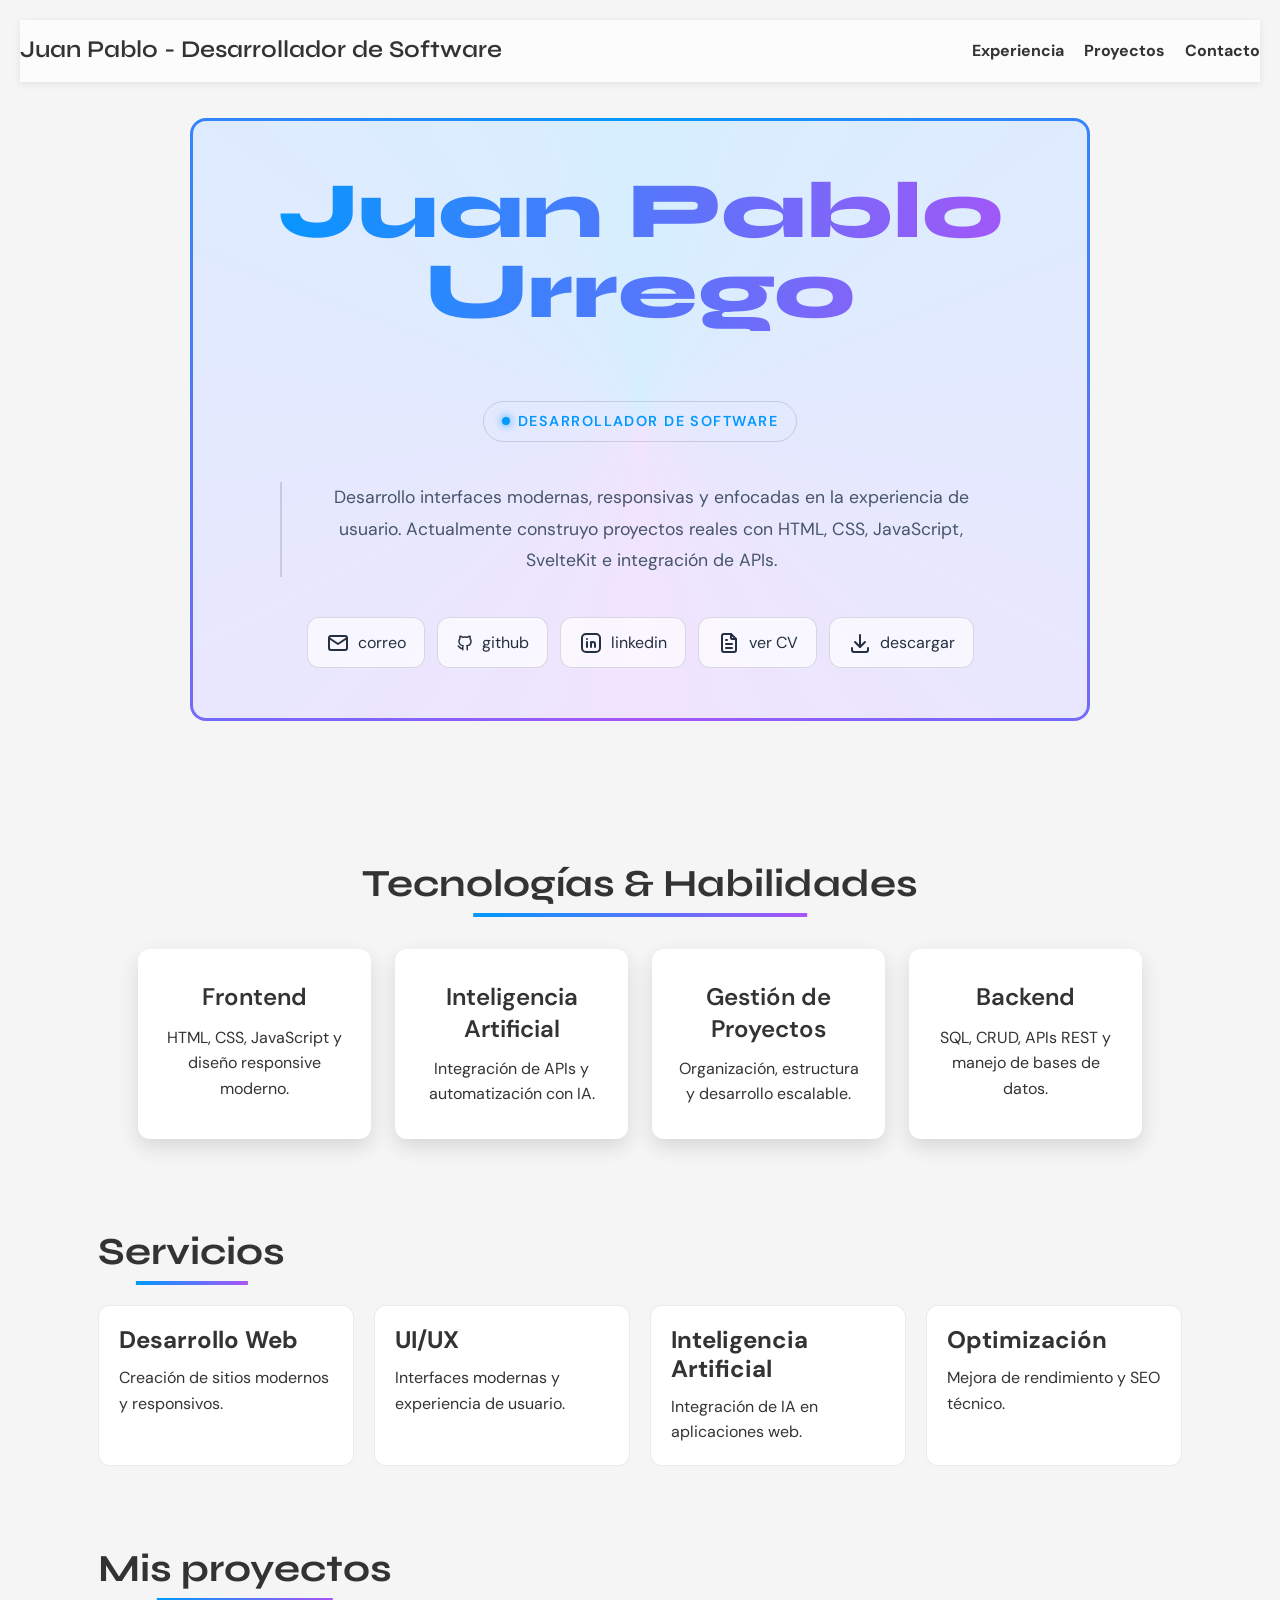
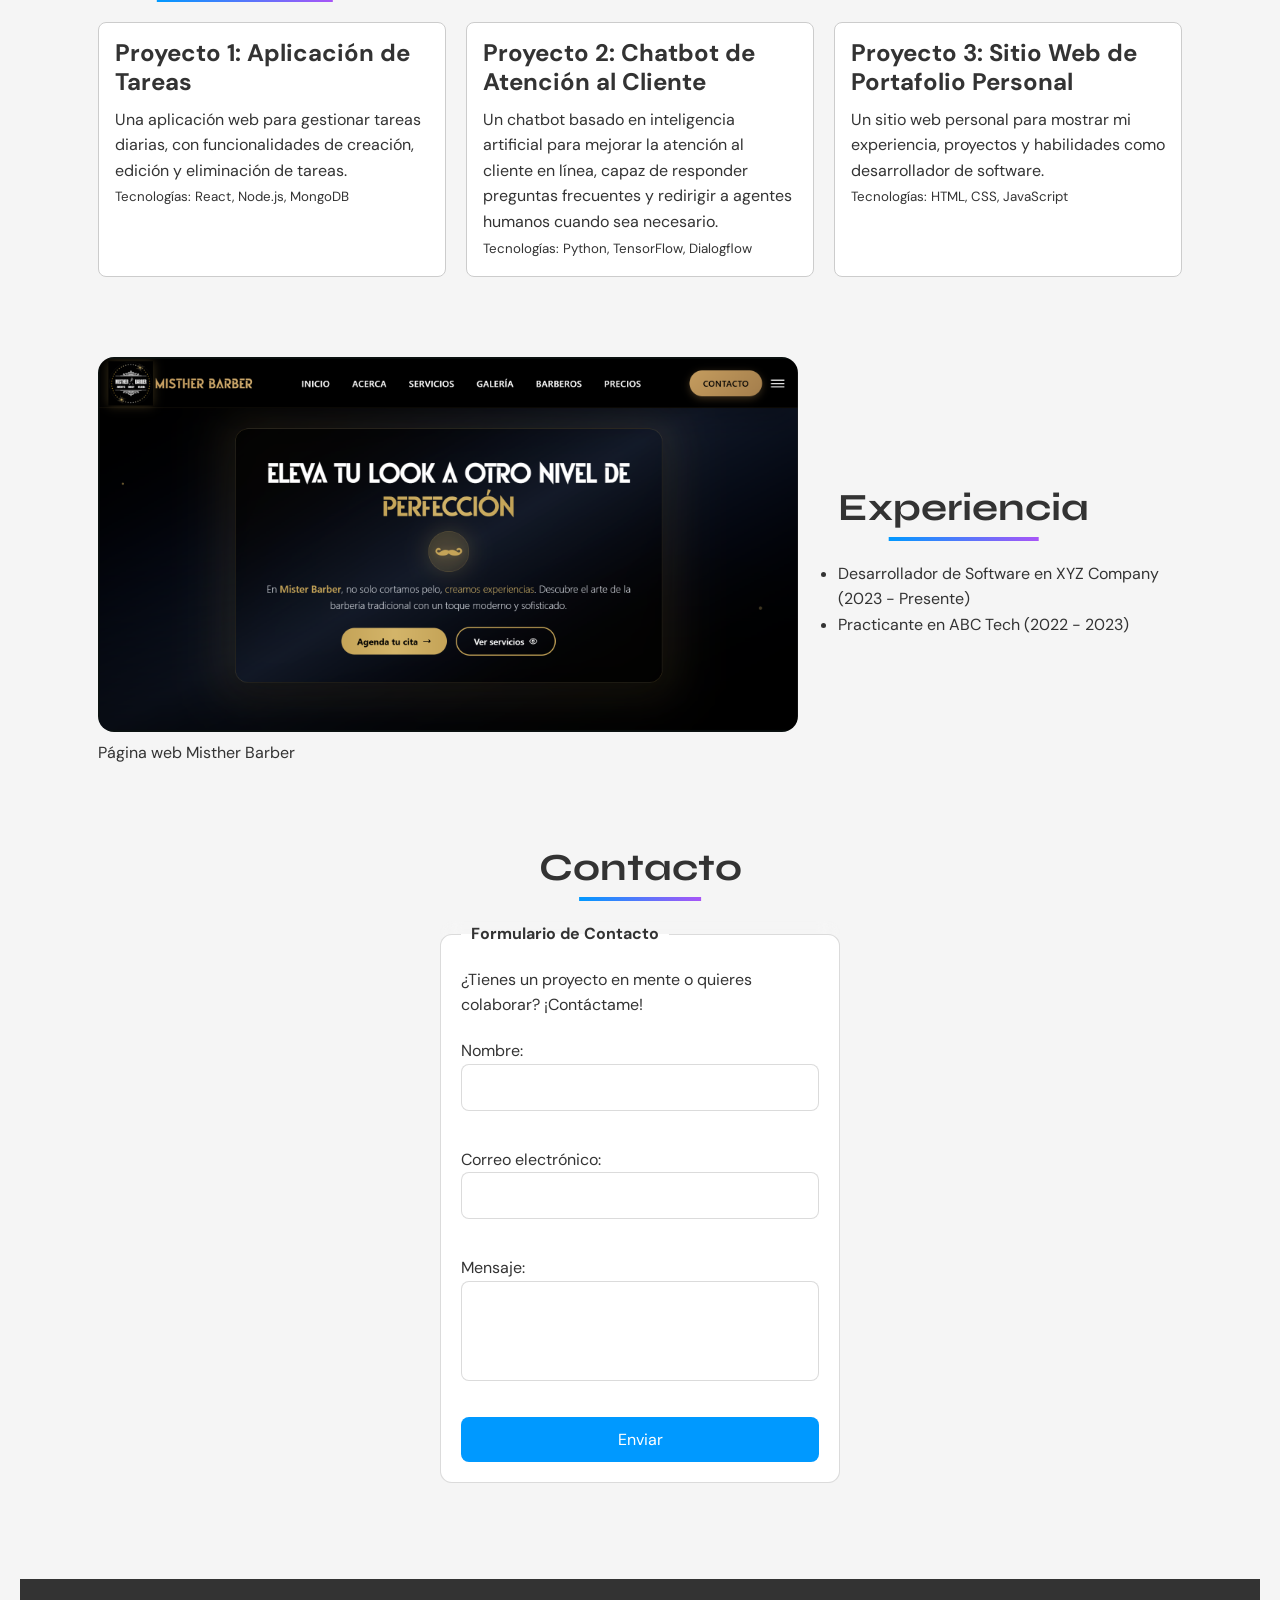
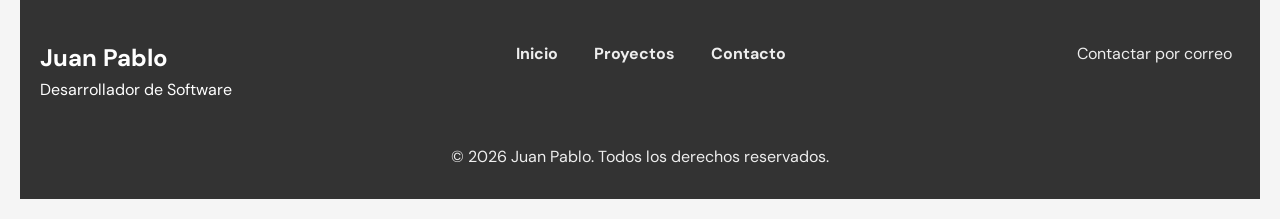
<file: index.html>
<!DOCTYPE html>
<html lang="es">
<head>
  <meta charset="UTF-8">
  <meta name="viewport" content="width=device-width, initial-scale=1.0">
  <meta name="description" content="Portafolio de Juan Pablo, desarrollador de software. Experiencia en desarrollo web, inteligencia artificial y proyectos innovadores.">
  <title>Juan Pablo - Desarrollador de Software</title>
  <meta name="robots" content="index, follow">
  <link rel="preconnect" href="https://fonts.googleapis.com">
  <link href="https://fonts.googleapis.com/css2?family=Syne:wght@600;800&family=DM+Sans:ital,opsz,wght@0,9..40,300;0,9..40,400&display=swap" rel="stylesheet">

  <link rel="stylesheet" href="estilos.css">

</head>

<body>

    <header class="header">
        <h1>Juan Pablo - Desarrollador de Software</h1>

        <button class="menu-toggle" aria-label="Abrir menú">
            <span class="hamburger"></span>
        </button>

        <nav class="nav" aria-label="navegación">
            <a href="#experiencia">Experiencia</a>
            <a href="#proyectos">Proyectos</a>
            <a href="#contacto">Contacto</a>
        </nav>
    </header>

    <main class="container">

        <section id="hero" class="hero">

            <div class="hero-content">
                <h2>Juan Pablo Urrego</h2>

                <p class="hero-role">Desarrollador de Software</p>

                <p class="hero-description">Desarrollo interfaces modernas, responsivas y enfocadas en la
                    experiencia de usuario. Actualmente construyo proyectos reales con
                    HTML, CSS, JavaScript, SvelteKit e integración de APIs.
                </p>

                <div class="hero-contact">

                    <a href="mailto:juanpurr1002@gmail.com" aria-label="Enviar correo">
                        <svg xmlns="http://www.w3.org/2000/svg"
                             width="24" 
                             height="24" 
                             viewBox="0 0 24 24" 
                             fill="none" 
                             stroke="currentColor" 
                             stroke-width="2" 
                             stroke-linecap="round" 
                             stroke-linejoin="round" 
                             class="icon icon-tabler icons-tabler-outline icon-tabler-mail">
                            <path stroke="none" d="M0 0h24v24H0z" fill="none" />
                            <path d="M3 7a2 2 0 0 1 2 -2h14a2 2 0 0 1 2 2v10a2 2 0 0 1 -2 2h-14a2 2 0 0 1 -2 -2v-10" />
                            <path d="M3 7l9 6l9 -6" />
                        </svg>
                        correo
                    </a>

                    <a href="https://github.com/juan888420" target="_blank" aria-label="Ver GitHub">
                          <svg xmlns="http://www.w3.org/2000/svg"
                            width="18"
                            height="18"
                            viewBox="0 0 24 24"
                            fill="none"
                            stroke="currentColor"
                            stroke-width="2"
                            stroke-linecap="round"
                            stroke-linejoin="round">
                            <path stroke="none" d="M0 0h24v24H0z" fill="none" />
                            <path d="M9 19c-4.3 1.4 -4.3 -2.5 -6 -3m12 5v-3.5c0 -1 .1 -1.4 -.5 -2c2.8 -.3 5.5 -1.4 5.5 -6a4.6 4.6 0 0 0 -1.3 -3.2a4.2 4.2 0 0 0 -.1 -3.2s-1.1 -.3 -3.5 1.3a12.3 12.3 0 0 0 -6.2 0c-2.4 -1.6 -3.5 -1.3 -3.5 -1.3a4.2 4.2 0 0 0 -.1 3.2a4.6 4.6 0 0 0 -1.3 3.2c0 4.6 2.7 5.7 5.5 6c-.6 .6 -.6 1.2 -.5 2v3.5" />
                        </svg>
                       github
                    </a>

                    <a href="https://www.linkedin.com/in/juan-pablo-urrego-50a6551b2" target="_blank" aria-label="Ver LinkedIn">
                        <svg xmlns="http://www.w3.org/2000/svg"
                            width="24"
                            height="24"
                            viewBox="0 0 24 24"
                            fill="none"
                            stroke="currentColor" 
                            stroke-width="2" 
                            stroke-linecap="round" 
                            stroke-linejoin="round" 
                            class="icon icon-tabler icons-tabler-outline icon-tabler-brand-linkedin">
                            <path stroke="none" d="M0 0h24v24H0z" fill="none" />
                            <path d="M8 11v5" />
                            <path d="M8 8v.01" />
                            <path d="M12 16v-5" />
                            <path d="M16 16v-3a2 2 0 1 0 -4 0" />
                            <path d="M3 7a4 4 0 0 1 4 -4h10a4 4 0 0 1 4 4v10a4 4 0 0 1 -4 4h-10a4 4 0 0 1 -4 -4l0 -10" />
                        </svg>
                    linkedin
                    </a>

                    <a href="cv/cvv_juanp.pdf" target="_blank" rel="noopener noreferrer" aria-label="Ver CV">
                        <svg xmlns="http://www.w3.org/2000/svg"
                            width="24"
                            height="24"
                            viewBox="0 0 24 24"
                            fill="none"
                            stroke="currentColor"
                            stroke-width="2"
                            stroke-linecap="round"
                            stroke-linejoin="round">
                            <path stroke="none" d="M0 0h24v24H0z" fill="none" />
                            <path d="M14 3v4a1 1 0 0 0 1 1h4" />
                            <path d="M17 21h-10a2 2 0 0 1 -2 -2v-14a2 2 0 0 1 2 -2h7l5 5v11a2 2 0 0 1 -2 2z" />
                            <path d="M9 9l1 0" />
                            <path d="M9 13l6 0" />
                            <path d="M9 17l6 0" />
                        </svg>
                        ver CV
                    </a>

                    <a href="cv/cvv_juanp.pdf" download aria-label="Descargar CV">
                        <svg xmlns="http://www.w3.org/2000/svg"
                            width="24"
                            height="24"
                            viewBox="0 0 24 24"
                            fill="none"
                            stroke="currentColor"
                            stroke-width="2"
                            stroke-linecap="round"
                            stroke-linejoin="round">
                            <path stroke="none" d="M0 0h24v24H0z" fill="none" />
                            <path d="M4 17v2a2 2 0 0 0 2 2h12a2 2 0 0 0 2 -2v-2" />
                            <path d="M7 11l5 5l5 -5" />
                            <path d="M12 4l0 12" />
                        </svg>
                        descargar
                    </a>
                </div>
            </div>

        </section>


        <section class="habilidades">

            <h2 class="section-title">Tecnologías & Habilidades</h2>

            <div class="grid-container">

                <article class="grid-card">
                <h3>Frontend</h3>
                <p>HTML, CSS, JavaScript y diseño responsive moderno.</p>
                </article>

                <article class="grid-card">
                <h3>Inteligencia Artificial</h3>
                <p>Integración de APIs y automatización con IA.</p>
                </article>

                <article class="grid-card">
                <h3>Gestión de Proyectos</h3>
                <p>Organización, estructura y desarrollo escalable.</p>
                </article>

                <article class="grid-card">
                <h3>Backend</h3>
                <p>SQL, CRUD, APIs REST y manejo de bases de datos.</p>
                </article>

            </div>

        </section>


        <section class="services">

            <h2 class="section-title">
                Servicios
            </h2>

            <div class="services-grid">

                <article class="service-card">
                    <h3>Desarrollo Web</h3>
                    <p>Creación de sitios modernos y responsivos.</p>
                </article>

                <article class="service-card">
                    <h3>UI/UX</h3>
                    <p>Interfaces modernas y experiencia de usuario.</p>
                </article>

                <article class="service-card">
                    <h3>Inteligencia Artificial</h3>
                    <p>Integración de IA en aplicaciones web.</p>
                </article>

                <article class="service-card">
                    <h3>Optimización</h3>
                    <p>Mejora de rendimiento y SEO técnico.</p>
                </article>

            </div>

        </section>


        <section id="proyectos">
            <h2 class="section-title">Mis proyectos</h2>
            <div class="proyectos">
                <article>
                    <header>
                        <h3>Proyecto 1: Aplicación de Tareas
                            <span class="ribbon">NEW</span>
                        </h3>
                    </header>
                    <p>Una aplicación web para gestionar tareas diarias, con funcionalidades de creación, edición y eliminación de tareas.</p>
                    <footer>
                        <small>Tecnologías: React, Node.js, MongoDB</small>
                    </footer>
                </article>

                <article>
                    <header>
                    <h3>Proyecto 2: Chatbot de Atención al Cliente</h3>
                    </header>
                    <p>Un chatbot basado en inteligencia artificial para mejorar la atención al cliente en línea, capaz de responder preguntas frecuentes y redirigir a agentes humanos cuando sea necesario.</p>
                    <footer>
                        <small>Tecnologías: Python, TensorFlow, Dialogflow</small>
                    </footer>
                </article>

                <article>
                    <header>
                    <h3>Proyecto 3: Sitio Web de Portafolio Personal</h3>
                    </header>
                    <p>Un sitio web personal para mostrar mi experiencia, proyectos y habilidades como desarrollador de software.</p>
                    <footer>
                        <small>Tecnologías: HTML, CSS, JavaScript</small>
                    </footer>
                </article>
            </div>
        </section>


        <section id="experiencia" class="experiencia">

            <figure>
                <img src="images/pagina_misther_barber.png" 
                alt="Desarrollador trabajando en proyectos de software"
                loading="lazy">
                <figcaption>Página web Misther Barber</figcaption>
            </figure>

            <div class="experiencia-content">
                <h2 class="section-title">Experiencia</h2>

                <ul>
                    <li>Desarrollador de Software en XYZ Company (2023 - Presente)</li>
                    <li>Practicante en ABC Tech (2022 - 2023)</li>
                </ul>
            
            </div>

        </section>


        <section id="contacto">
            <h2 class="section-title">Contacto</h2>
            <form action="/" method="post">
                <fieldset>
                    <legend>Formulario de Contacto</legend> 

                    <p>¿Tienes un proyecto en mente o quieres colaborar? ¡Contáctame!</p>

                    <div class="form-group">   
                        <label for="nombre">Nombre:</label>
                        <input type="text" id="nombre" name="nombre" required> 
                    </div>

                    <div class="form-group">
                        <label for="email">Correo electrónico:</label>
                        <input type="email" id="email" name="email" required>
                    </div>

                    <div class="form-group">
                        <label for="mensaje">Mensaje:</label>
                        <textarea id="mensaje" name="mensaje" required></textarea>
                    </div>

                    <button type="submit">Enviar</button>

                </fieldset>
            </form>
        </section>

    </main>


    <footer class="footer">

        <div class="footer-top">

            <div class="footer-brand">
                <h2>Juan Pablo</h2>
                <p>Desarrollador de Software</p>
            </div>

            <nav class="footer-nav" aria-label="footer navigation">
                <a href="#hero">Inicio</a>
                <a href="#proyectos">Proyectos</a>
                <a href="#contacto">Contacto</a>
            </nav>

            <div class="footer-contact">
                <a href="mailto:juanpurr1002@gmail.com">Contactar por correo</a>
            </div>

        </div>

        <div class="footer-bottom">
            <p>&copy; 2026 Juan Pablo. Todos los derechos reservados.</p>   
        </div>
 
    </footer>

    <script src="script.js"></script>


</body>
</html>
</file>
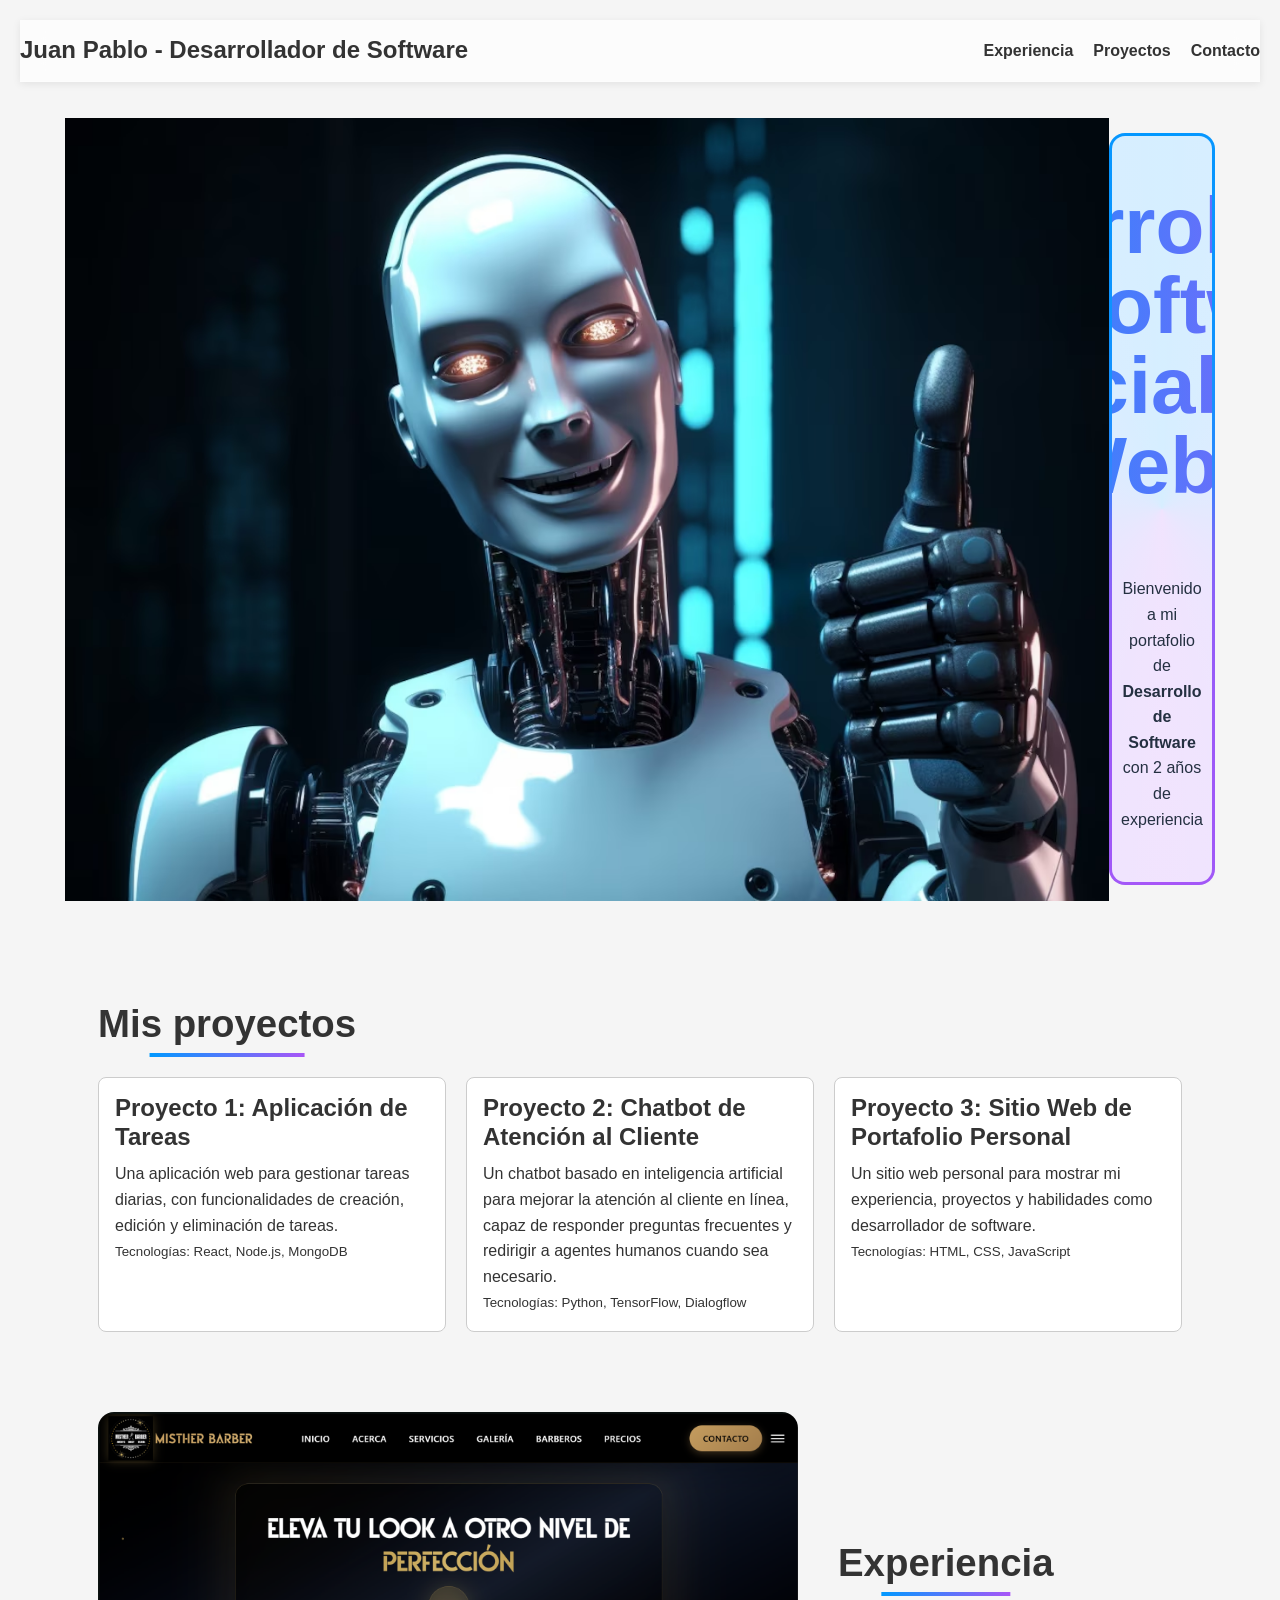
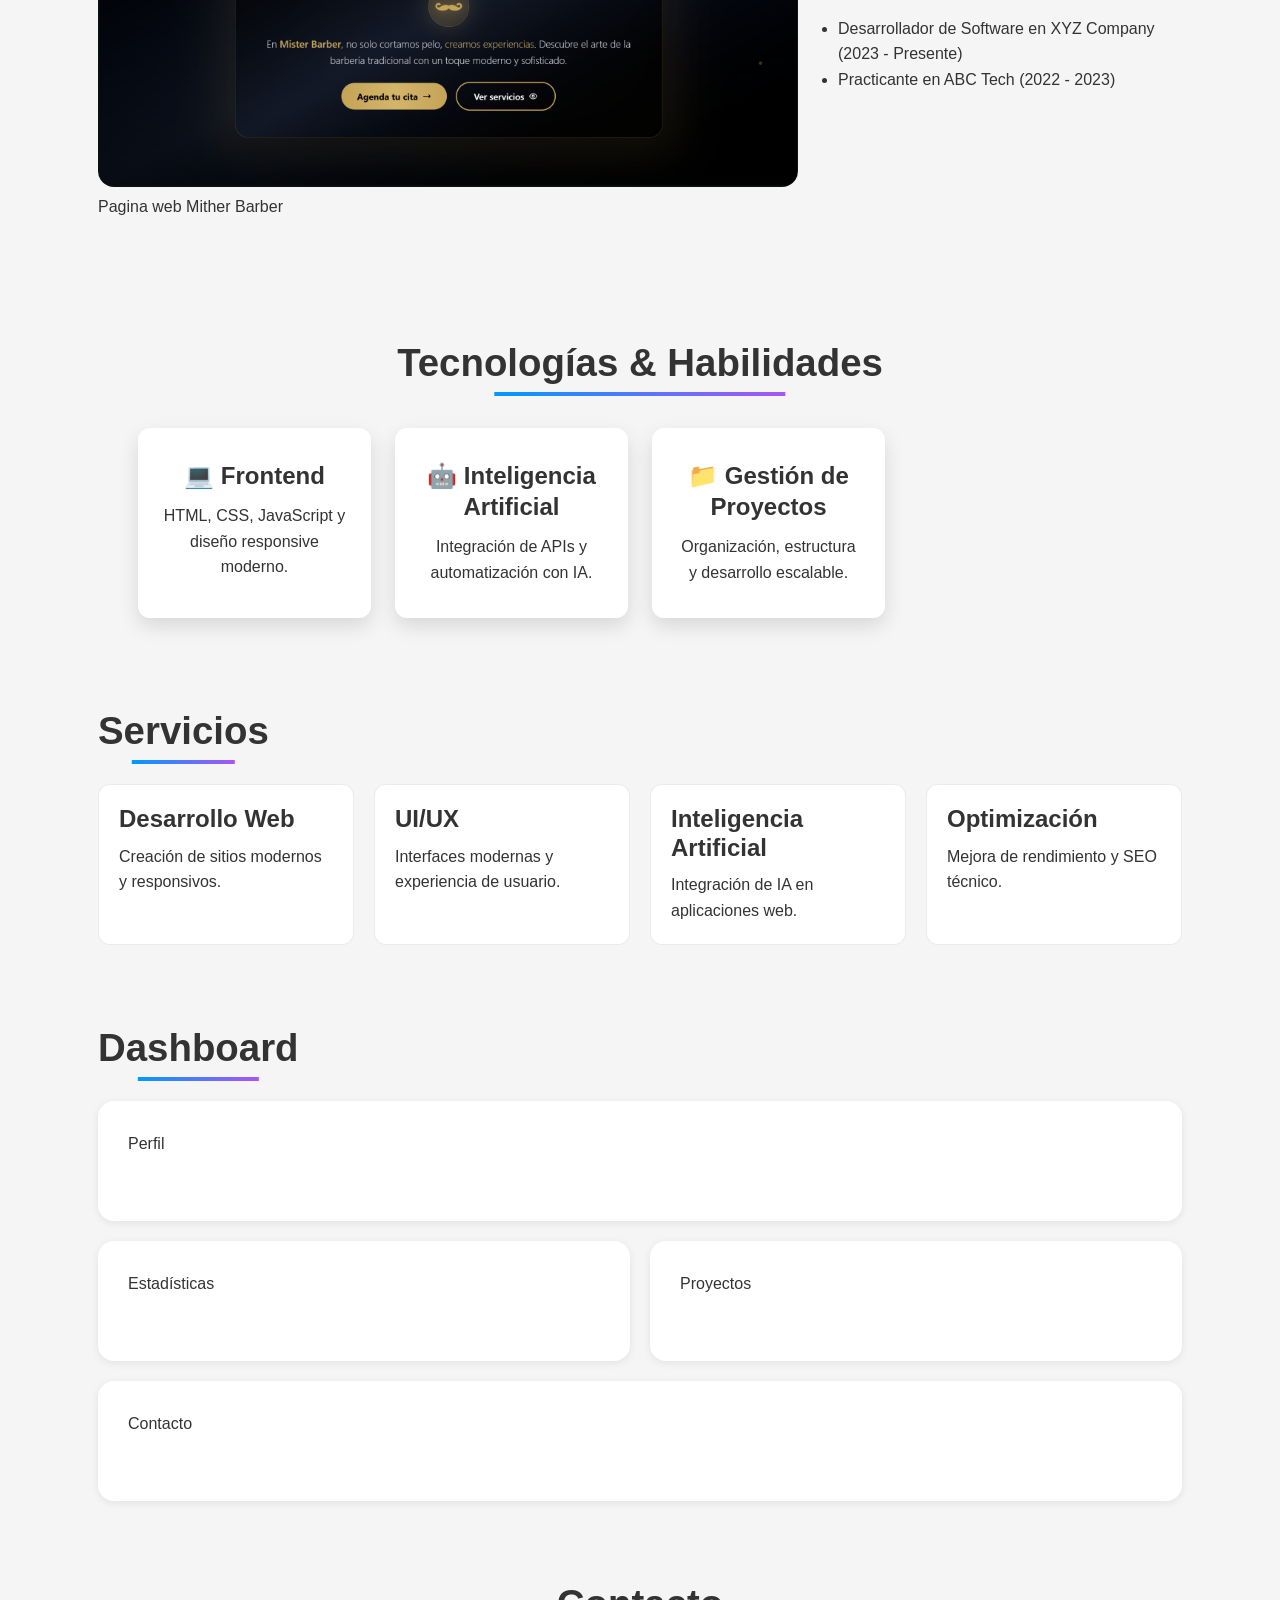
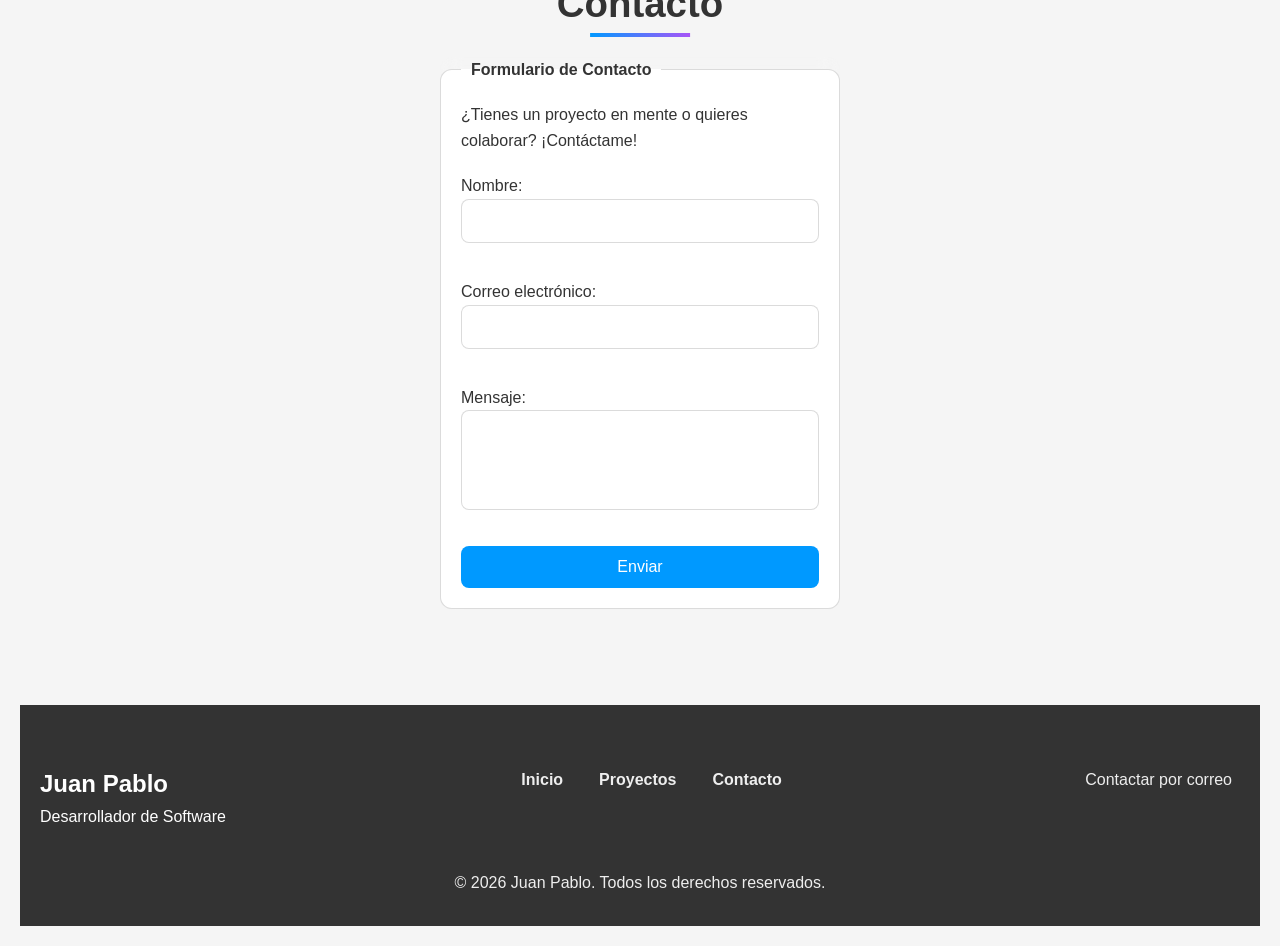
<file: portafolio.html>
<!DOCTYPE html>
<html lang="es">
<head>
  <meta charset="UTF-8">
  <meta name="viewport" content="width=device-width, initial-scale=1.0">
  <meta name="description" content="Portafolio de Juan Pablo, desarrollador de software. Experiencia en desarrollo web, inteligencia artificial y proyectos innovadores.">
  <title>Juan Pablo - Desarrollador de Software</title>
  <meta name="robots" content="index, follow">

  <link rel="stylesheet" href="estilos.css">

</head>

<body>

    <header class="header">
        <h1>Juan Pablo - Desarrollador de Software</h1>

        <button class="menu-toggle" aria-label="Abrir menu">
            <span class="hamburger"></span>
        </button>

        <nav class="nav" aria-label="navegacion">
            <a href="#experiencia">Experiencia</a>
            <a href="#proyectos">Proyectos</a>
            <a href="#contacto">Contacto</a>
        </nav>
    </header>

    <main class="container">

        <section id="hero" class="hero">

            <img src="images/ia_robot_bien.jpg" alt="Hero">

            <div class="hero-content">
                <h2>Desarrollador de Software especializado en Web e IA</h2>
                <p>
                Bienvenido a mi portafolio de <strong>Desarrollo de Software</strong>
                con 2 años de experiencia
                </p>
            </div>

        </section>

        <section id="proyectos">
            <h2 class="section-title">Mis proyectos</h2>
            <div class="proyectos">
                <article>
                    <header>
                    <h3>Proyecto 1: Aplicación de Tareas</h3>
                    </header>
                    <p>Una aplicación web para gestionar tareas diarias, con funcionalidades de creación, edición y eliminación de tareas.</p>
                    <footer>
                        <small>Tecnologías: React, Node.js, MongoDB</small>
                    </footer>
                </article>

                <article>
                    <header>
                    <h3>Proyecto 2: Chatbot de Atención al Cliente</h3>
                    </header>
                    <p>Un chatbot basado en inteligencia artificial para mejorar la atención al cliente en línea, capaz de responder preguntas frecuentes y redirigir a agentes humanos cuando sea necesario.</p>
                    <footer>
                        <small>Tecnologías: Python, TensorFlow, Dialogflow</small>
                    </footer>
                </article>

                <article>
                    <header>
                    <h3>Proyecto 3: Sitio Web de Portafolio Personal</h3>
                    </header>
                    <p>Un sitio web personal para mostrar mi experiencia, proyectos y habilidades como desarrollador de software.</p>
                    <footer>
                        <small>Tecnologías: HTML, CSS, JavaScript</small>
                    </footer>
                </article>
            </div>
        </section>

        <section id="experiencia" class="experiencia">

            <figure>
                <img src="images/pagina_misther_barber.png" 
                alt="Desarrollador trabajando en proyectos de software"
                loading="lazy">
                <figcaption>Pagina web Mither Barber</figcaption>
            </figure>

            <div class="experiencia-content">
                <h2 class="section-title">Experiencia</h2>

                <ul>
                    <li>Desarrollador de Software en XYZ Company (2023 - Presente)</li>
                    <li>Practicante en ABC Tech (2022 - 2023)</li>
                </ul>
            
            </div>

        </section>

        <section class="habilidades">

            <h2 class="section-title">Tecnologías & Habilidades</h2>

            <div class="grid-container">

                <article class="grid-card">
                <h3>💻 Frontend</h3>
                <p>HTML, CSS, JavaScript y diseño responsive moderno.</p>
                </article>

                <article class="grid-card">
                <h3>🤖 Inteligencia Artificial</h3>
                <p>Integración de APIs y automatización con IA.</p>
                </article>

                <article class="grid-card">
                <h3>📁 Gestión de Proyectos</h3>
                <p>Organización, estructura y desarrollo escalable.</p>
                </article>

            </div>

        </section>


        <section class="services">

            <h2 class="section-title">
                Servicios
            </h2>

            <div class="services-grid">

                <article class="service-card">
                    <h3>Desarrollo Web</h3>
                    <p>Creación de sitios modernos y responsivos.</p>
                </article>

                <article class="service-card">
                    <h3>UI/UX</h3>
                    <p>Interfaces modernas y experiencia de usuario.</p>
                </article>

                <article class="service-card">
                    <h3>Inteligencia Artificial</h3>
                    <p>Integración de IA en aplicaciones web.</p>
                </article>

                <article class="service-card">
                    <h3>Optimización</h3>
                    <p>Mejora de rendimiento y SEO técnico.</p>
                </article>

            </div>

        </section>


        <section class="dashboard-section">

            <h2 class="section-title">
                Dashboard
            </h2>

            <div class="dashboard">

                <div class="box profile">Perfil</div>
                <div class="box stats">Estadísticas</div>
                <div class="box projects">Proyectos</div>
                <div class="box contact">Contacto</div>

            </div>

        </section>



        <section id="contacto">
            <h2 class="section-title">Contacto</h2>
            <form action="/" method="post">
                <fieldset>
                    <legend>Formulario de Contacto</legend> 

                    <p>¿Tienes un proyecto en mente o quieres colaborar? ¡Contáctame!</p>

                    <div class="form-group">   
                        <label for="nombre">Nombre:</label>
                        <input type="text" id="nombre" name="nombre" required> 
                    </div>

                    <div class="form-group">
                        <label for="email">Correo electrónico:</label>
                        <input type="email" id="email" name="email" required>
                    </div>

                    <div class="form-group">
                        <label for="mensaje">Mensaje:</label>
                        <textarea id="mensaje" name="mensaje" required></textarea>
                    </div>

                    <button type="submit">Enviar</button>

                </fieldset>
            </form>
        </section>

    </main>

    <footer class="footer">

        <div class="footer-top">

            <div class="footer-brand">
                <h2>Juan Pablo</h2>
                <p>Desarrollador de Software</p>
            </div>

            <nav class="footer-nav" aria-label="footer navigation">
                <a href="#hero">Inicio</a>
                <a href="#proyectos">Proyectos</a>
                <a href="#contacto">Contacto</a>
            </nav>

            <div class="footer-contact">
                <a href="mailto:juanpurr1002@gmail.com">Contactar por correo</a>
            </div>

        </div>

        <div class="footer-bottom">
            <p>&copy; 2026 Juan Pablo. Todos los derechos reservados.</p>   
        </div>
 
    </footer>

    <script src="script.js"></script>

</body>
</html>
</file>
<file: estilos.css>
/* Base reset */
* {
  margin: 0;
  padding: 0;
  box-sizing: border-box;
}

/* Design tokens */
:root {
  color-scheme: light;

  --primary-color: #09f;
  --text-color: #333;
  --surface-color: #fff;
  --field-color: #fff;
  --border-color: rgba(0,0,0,0.14);
  --on-accent-color: #fff;
  --footer-bg: #333;
  --dark-color: var(--text-color);
  --light-color: var(--surface-color);
  --gray-color: #eee;
  --background-color: #f5f5f5;
  --secundary-color: #a855f7;
  --glass-bg: rgba(255,255,255,0.7);
  --glass-border: rgba(255,255,255,0.2);
  --hero-surface: rgba(255,255,255,0.84);
  --hero-text: #243041;
  --hero-muted: #475569;
  --hero-border: rgba(15,23,42,0.14);
  --card-bg: rgba(255,255,255,0.68);

  --fs-h1: clamp(2.3rem, 4vw, 3.5rem);
  --fs-h2: clamp(1.8rem, 3vw, 2.8rem);
  --fs-h3: clamp(1.1rem, 2vw, 1.5rem);
  --fs-body: 1rem;
  --fs-small: 0.875rem;
  --fs-logo: 1.5rem;

  --shadow-sm: 0 2px 8px rgba(0,0,0,0.08);
  --shadow-md: 0 8px 20px rgba(0,0,0,0.12);
  --shadow-lg: 0 15px 40px rgba(0,0,0,0.18);

  /* Espaciado  : padding, margin, gap */
  --space-1: 4px;
  --space-2: 8px;
  --space-3: 16px;
  --space-4: 24px;

  --radius-sm: 8px;
  --radius-md: 12px;
  --radius-lg: 16px;

  --transition-fast: 0.2s ease;
  --transition-normal: 0.3s ease;

  --transition-smooth:
    0.4s cubic-bezier(0.22,1,0.36,1);

  --gradient-primary:
    linear-gradient(
      to right,
      var(--primary-color),
      var(--secundary-color)
    );

  --space-xs: 0.5rem;
  --space-sm: 1rem;
  --space-md: 1.5rem;
  --space-lg: 2.5rem;

  --ease-out-expo: cubic-bezier(0.16, 1, 0.3, 1);

  --duration-fast: 200ms;
  --duration-base: 350ms;


  --font-heading: 'Syne', sans-serif;
  --font-body: 'DM Sans', sans-serif;

}

/* Global layout */
html {
  scroll-behavior: smooth;
  overflow-x: clip;
}

main {
  width: min(1200px, 90%);
  margin: 0 auto;
}

section {
  margin-bottom: 80px;
  scroll-margin-top: 90px;
}

body {
  font-family: var(--font-body);
  font-size: var(--fs-body);
  line-height: 1.6;
  padding: 20px;
  background: var(--background-color);
  color: var(--text-color);
  overflow-x: clip;
}

img,
svg {
  max-width: 100%;
}

:where(input, textarea, button) {
  font-family: inherit;
  font-size: inherit;
}

/* Header and navigation */
.header {
  font-family: var(--font-body);
  display: flex;
  justify-content: space-between;
  align-items: center;
  padding: 16px 0;
  box-shadow: var(--shadow-sm);
  backdrop-filter: blur(12px);
  position: sticky;
  width: 100%;
  top: 0;
  background: var(--glass-bg);
  z-index: 1000;
  border-bottom: 1px solid var(--glass-border);
}

.header h1 {
  font-family: var(--font-heading);
  font-weight: 600;
  font-size: var(--fs-logo);
  line-height: 1.2;
  color: var(--dark-color);
  min-width: 0;
}

nav {
  display: flex;
  gap: 20px;
}

nav a {
  font-family: var(--font-body);
  text-decoration: none;
  color: var(--dark-color);
  font-weight: bold;
  position: relative;
  display: inline-block;
}

.nav a::after {
  content: '';
  position: absolute;
  left: 0;
  bottom: -4px;
  width: 100%;
  height: 3px;
  border-radius: 999px;
  transform: scaleX(0);
  transform-origin: right;
  transition:
    transform var(--transition-smooth);
  background:var(--gradient-primary);
}

nav a:hover {
  color: var(--primary-color);
}

nav a:hover::after {
  transform: scaleX(1);
  transform-origin: center;
}

.nav a:focus-visible {
  border-radius: var(--radius-sm);
  box-shadow: 0 0 0 4px rgba(59,130,246,0.2);
  background: var(--primary-color);
}

/* Mobile menu button */
.menu-toggle {
  display: none;
  background: none;
  border: none;
  cursor: pointer;
  position: relative;
  z-index: 1002;
}

.menu-toggle {
  display: none;
}

.hamburger {
  display: block;
  width: 25px;
  height: 3px;
  background-color: var(--dark-color);
  position: relative;
}

.hamburger::before,
.hamburger::after {
  content: '';
  position: absolute;
  width: 25px;
  height: 3px;
  background-color: var(--dark-color);
  left: 0;
}

.hamburger::before {
  top: -8px;
}

.hamburger::after {
  top: 8px;
}

.menu-toggle.active .hamburger {
  background: transparent;
}

.menu-toggle.active .hamburger::before {
  transform: rotate(45deg);
  top: 0;
}

.menu-toggle.active .hamburger::after {
  transform: rotate(-45deg);
  top: 0;
}



/* Hero section */
.hero {
  display: flex;
  justify-content: center;
  align-items: center;
  min-height: 70vh;
  padding: 20px;
}

.hero-content {
  --frame-angle: 0deg;

  max-width: 900px;
  width: 100%;
  display: flex;
  flex-direction: column;
  align-items: center;
  gap: var(--space-lg);
  text-align: center;
  padding: 50px;
  border: 3px solid transparent;
  border-radius: var(--radius-lg);
  position: relative;
  overflow: hidden;
  color: var(--hero-text);
  background:
    linear-gradient(
      var(--hero-surface),
      var(--hero-surface)
    ) padding-box,

    conic-gradient(
      from var(--frame-angle),
      var(--primary-color),
      var(--secundary-color),
      var(--primary-color)
    ) border-box;

  animation:
    float 4s ease-in-out infinite,
    rotate-frame 5s linear infinite;
}

.hero-content h2 {
  font-family: var(--font-heading);
  font-size: clamp(3rem, 9vw, 5rem);
  font-weight: 900;
  line-height: 1;
  background: var(--gradient-primary);
  background-clip: text;
  -webkit-background-clip: text;
  color: transparent;
  -webkit-text-fill-color: transparent;
}

.hero-role {
  display: inline-flex;
  align-items: center;
  gap: 8px;
  padding: 8px 18px;
  border-radius: 999px;
  font-size: 0.9rem;
  font-weight: 600;
  letter-spacing: 0.1em;
  text-transform: uppercase;
  color: var(--primary-color);
  border: 1px solid var(--hero-border);
}

.hero-role::before {
  content: '';
  width: 8px;
  height: 8px;
  border-radius: 50%;
  background: var(--primary-color);
  box-shadow:
    0 0 8px var(--primary-color);

  animation: blink 2s ease-in-out infinite;
}

.hero-description {
  max-width: 60ch;
  font-size: 1.1rem;
  line-height: 1.8;
  color: var(--hero-muted);
  padding-left: 20px;
  border-left: 2px solid var(--hero-border);
}

.hero-contact {
  display: flex;
  flex-wrap: wrap;
  justify-content: center;
  gap: 12px;
}

.hero-contact a {
  display: inline-flex;
  align-items: center;
  gap: 8px;
  padding: 12px 18px;
  border-radius: var(--radius-md);
  border: 1px solid var(--hero-border);
  background: var(--card-bg);
  color: inherit;
  text-decoration: none;
  transition:
    transform var(--duration-fast),
    border-color var(--duration-fast),
    box-shadow var(--duration-fast),
    background .3s ease;
}

.hero-contact a:hover {
  transform: translateY(-3px);
  border-color: var(--primary-color);
  box-shadow:
    0 0 12px color-mix(in srgb, var(--primary-color) 60%, transparent),
    0 0 30px color-mix(in srgb, var(--secundary-color) 40%, transparent);

  transform: translateY(-3px);
}

.hero-description,
.hero-contact,
.hero-role {
  font-family: var(--font-body);
}




/* Shared container */
.container {
  width: min(1200px, 90%);
  margin: 0 auto;
  padding: 16px;
}

/* Projects */
.proyectos {
  display: flex;
  gap: 20px;
  flex-wrap: wrap;
}

.proyectos article {
  position: relative;
  overflow: hidden;
  flex: 1 1 300px;
  border: 1px solid #ccc;
  padding:16px;
  border-radius: var(--radius-sm);
  background: var(--light-color);
  color: var(--text-color);
  transition: 
    transform var(--transition-smooth),
    box-shadow var(--transition-smooth);
}

.proyectos article h3{
  font-size: var(--fs-h3);
  margin-bottom: 10px;
  line-height: 1.2;
}

.proyectos article:hover {
  box-shadow: var(--shadow-md);
  transform: 
    translateY(-5px)
    rotate(1deg)
    scale(1.03);
}

#proyectos {
  scroll-margin-top: 100px;
}

.project-badge {
  opacity: 0;
  display: inline-block;
  background: var(--primary-color);
  color: var(--on-accent-color);
  padding: 4px 8px;
  font-size: var(--fs-small);
  border-radius: 999px;
  font-weight: bold;
  vertical-align: middle;
  transform: translateX(200%);
  transition:
  transform var(--transition-smooth);
}

.ribbon {
  position: absolute;
  top: 12px;
  right: -30px;
  background: var(--primary-color);
  color: var(--on-accent-color);
  padding: 6px 40px;
  text-align: center;
  font-size: var(--fs-small);
  font-weight: bold;
  transform: translateX(200%) rotate(45deg);
  transition:
  transform var(--transition-smooth);
}

.proyectos article:hover .ribbon {
  transform: translateX(0) rotate(45deg);
}

.proyectos article:hover .project-badge {
  transform: translateX(0) ;
  opacity: 1;
}


/* Experience */
.experiencia {
  display: flex;
  gap: 40px;
  align-items: center;
}

.experiencia img {
  width: 700px;
  border-radius: var(--radius-lg);
}

.experiencia-content {
  flex: 1;
}




/* Skills */
.habilidades {
  background: var(--background-color);
  padding: 40px;
  border-radius: var(--radius-md);
  text-align: center;
  margin-bottom: 50px;
}

.habilidades .section-title {
  margin-bottom: 42px;
}

.grid-container {
  display: grid;
  grid-template-columns: repeat(4, minmax(0, 1fr));
  gap: 24px;
}

.grid-card {
  position: relative;
  overflow: hidden;
  background: var(--light-color);
  color: var(--text-color);
  padding: 32px 24px;
  border-radius: var(--radius-md);
  box-shadow: var(--shadow-md);
  cursor: default;
  /* Efecto combinado: elevación + sombra dinámica */
  transition: 
    transform 0.45s cubic-bezier(0.34, 1.56, 0.64, 1),
    box-shadow 0.45s ease;
}

/* Línea de acento superior que se expande desde el centro */
.grid-card::before {
  content: '';
  position: absolute;
  top: 0;
  left: 50%;
  width: 0;
  height: 3px;
  background: linear-gradient(90deg, transparent, var(--primary-color, #6366f1), transparent);
  transform: translateX(-50%);
  transition: width 0.45s cubic-bezier(0.34, 1.56, 0.64, 1);
  z-index: 2;
}

/* Glow sutil en la parte superior de la tarjeta */
.grid-card::after {
  content: '';
  position: absolute;
  inset: 0;
  background: radial-gradient(circle at 50% 0%, rgba(99, 102, 241, 0.08), transparent 60%);
  opacity: 0;
  transition: opacity 0.5s ease;
  pointer-events: none;
  z-index: 1;
}

.grid-card:hover {
  /* ELEVATION vertical, nunca scale/acercamiento */
  transform: translateY(-6px);
  box-shadow: 0 20px 40px -15px rgba(0, 0, 0, 0.2),
              0 0 0 1px rgba(99, 102, 241, 0.06);
}

.grid-card:hover::before {
  width: 80%;
}

.grid-card:hover::after {
  opacity: 1;
}

.grid-card h3 {
  font-size: var(--fs-h3);
  margin-bottom: 12px;
  line-height: 1.3;
  font-weight: 600;
  position: relative;
  z-index: 2;
}

/* Asegura que todo el contenido quede sobre los efectos */
.grid-card > * {
  position: relative;
  z-index: 2;
}

@media (max-width: 900px) {
  .grid-container {
    grid-template-columns: repeat(2, minmax(0, 1fr));
    gap: 20px;
  }
  .habilidades {
    padding: 30px;
  }
}

@media (max-width: 520px) {
  .grid-container {
    grid-template-columns: 1fr;
    gap: 16px;
  }
  .grid-card {
    padding: 24px 20px;
  }
}


/* Services */
.services-grid {
  display: grid;
  grid-template-columns:
    repeat(auto-fit, minmax(250px, 1fr));

  gap: 20px;
}

.service-card {
  padding: 20px;
  border-radius: var(--radius-md);
  background: var(--light-color);
  color: var(--text-color);
  border: 1px solid rgba(0,0,0,0.08);
  transition:
    transform var(--transition-smooth),
    border-color var(--transition-normal);
}

.service-card:hover {
  transform: translateY(-3px);
  border-color: var(--primary-color);
}

.service-card h3 {
  font-size: var(--fs-h3);
  margin-bottom: 10px;
  line-height: 1.2;
}



/* Dashboard grid */
.dashboard {
  display: grid;
  min-height: 400px;
  align-items: stretch;
  grid-template-columns: 1fr;
  grid-template-areas:
    "profile"
    "stats"
    "projects"
    "contact";

  row-gap: 20px;
  column-gap: 20px;
}

.profile {
  grid-area: profile;
}

.stats {
  grid-area: stats;
}

.projects {
  grid-area: projects;
}

.contact {
  grid-area: contact;
}

.box {
  background: var(--light-color);
  color: var(--text-color);
  padding: 30px;
  border-radius: var(--radius-lg);
  box-shadow: var(--shadow-sm);
  transition:
    transform var(--transition-smooth),
    box-shadow var(--transition-smooth);
}

.box:hover {
  transform: translateY(-5px);
  box-shadow: var(--shadow-lg);
}








/* Section headings */
section h2 {
  margin-bottom: 30px;
  position: relative;
  display: inline-block;
}

.section-title {
  font-family: var(--font-heading);
  font-size: var(--fs-h2);
  color: var(--dark-color);
  line-height: 1.2;
}

.section-title::after {
  content: '';
  position: absolute;
  bottom: -10px;

  left: 50%;
  transform: translateX(-50%);

  width: 60%;
  height: 4px;

  background: var(--gradient-primary);
}



/* Contact form */
#contacto {
  display: flex;
  flex-direction: column;
  align-items: center;
}


.form-group {
  display: flex;
  flex-direction: column;
  margin-bottom: 16px;
}

form {
  width: 100%;
  max-width: 400px;
}

:is(input, textarea) {
  padding: 12px 14px;
  border: 1px solid var(--border-color);
  border-radius: var(--radius-sm);
  width: 100%;
  box-sizing: border-box;
  background: var(--field-color);
  color: var(--text-color);
  transition:
    border-color var(--transition-normal),
    box-shadow var(--transition-normal),
    background var(--transition-normal);
}

:is(input, textarea):focus {
  outline: none;
  border-color: var(--primary-color);
  box-shadow:  0 0 0 3px rgba(0, 153, 255, 0.5);
}

textarea {
  width: 100%;
  max-width: 100%;
  height: 100px;
  resize: none;
}

button {
  padding: 12px 20px;
  border: none;
  background: var(--primary-color);
  color: var(--on-accent-color);
  border-radius: var(--radius-sm);
  cursor: pointer;
  transition: 
    background var(--transition-normal),
    transform var(--transition-normal);
}

/* Keyboard focus state */
button:focus-visible {
  outline: none;
  box-shadow: 0 0 0 4px rgba(59,130,246,0.2);
}

button:hover {
  background: var(--secundary-color);
  transform: translateY(-2px);
}

button:active {
  transform: scale(0.97);
  background: var(--primary-color);
}

fieldset {
  border: 1px solid var(--border-color);
  border-radius: var(--radius-md);
  padding: 20px;
  display: flex;
  flex-direction: column;
  gap: 20px;
  background: var(--surface-color);
  color: var(--text-color);
  backdrop-filter: blur(10px);
}

legend {
  padding: 0 10px;
  font-weight: bold;
  color: var(--dark-color);
}





/* Footer */
.footer {
  background: var(--footer-bg);
  color: var(--on-accent-color);
  padding: 60px 20px 30px;
}

.footer-top {
  display: flex;
  gap: 40px;
  flex-wrap: wrap;
  justify-content: space-between;
  align-items: flex-start;
}

.footer a {
  color: var(--gray-color);
  text-decoration: none;
  transition: color var(--transition-normal);
}

:is(.footer-nav, .footer-contact) a{
  display: inline-block;
  padding: 2px 8px;
  border-radius: var(--radius-sm);
  transition:
    background var(--transition-normal),
    box-shadow var(--transition-normal);
  position: relative;
}

.footer a:hover {
  color: var(--primary-color);
}

:is(.footer-nav, .footer-contact) a::after {
  content: '';
  position: absolute;
  left: 0;
  bottom: 0;
  width: 100%;
  height: 1px;
  background: var(--gradient-primary);
  transform: scaleX(0);
  transform-origin: right;
  transition:
    transform var(--transition-smooth);
}

:is(.footer-nav, .footer-contact) a:hover::after {
  transform: scaleX(1);
  transform-origin: center;
}

:is(.footer-nav, .footer-contact) a:focus-visible {
  box-shadow:
    0 0 0 4px rgba(59,130,246,0.2);
  background: var(--primary-color);
}

.footer-bottom {
  text-align: center;
  margin-top: 20px;
  padding-top: 20px;
  border-top: 1px solid var(--dark-color);
  color: var(--gray-color);
}


/* Responsive layout */
@media (max-width: 768px) {

  body {
    padding: 12px;
  }

  main,
  .container {
    width: 100%;
    padding-inline: 0;
  }

  section {
    margin-bottom: 56px;
  }

  .header {
    gap: 12px;
  }

  .header h1 {
    font-size: clamp(1rem, 4vw, 1.2rem);
    overflow-wrap: anywhere;
  }

  .menu-toggle {
    flex: 0 0 auto;
    display: block;
  }

  .nav {
    display: none;
    flex-direction: column;
    position: absolute;
    top: 60px;
    right: 0;
    z-index: 1001;
    background: var(--light-color);
    width: 200px;
    padding: 10px;
    border: 1px solid var(--gray-color);
  }

  .nav.active {
    display: flex;
    flex-direction: column;
  }


  .experiencia {
    flex-direction: column;
  }

  .experiencia img {
    width: 100%;
    height: auto;
  }

  .footer-top {
    flex-direction: column;
  }


}

@media (min-width: 768px) {

    .dashboard {

      grid-template-columns: 1fr 1fr;
      grid-template-areas:
        "profile profile"
        "stats projects"
        "contact contact";
    }

}

@media (max-width: 768px) {

  .hero {
    min-height: auto;
    padding: 12px 0 28px;
  }

  .hero-content {
    gap: var(--space-md);
    padding: clamp(20px, 6vw, 30px) 18px;
    border-width: 2px;
    border-radius: var(--radius-md);
  }

  .hero-content h2 {
    max-width: 10ch;
    font-size: clamp(2.15rem, 11vw, 3.25rem);
    line-height: 1.05;
  }

  .hero-role {
    padding: 7px 14px;
    font-size: 0.78rem;
    letter-spacing: 0.04em;
  }

  .hero-description {
    max-width: 34ch;
    padding-left: 0;
    border-left: 0;
    font-size: 1rem;
    line-height: 1.6;
    text-wrap: pretty;
  }

  .hero-contact {
    display: grid;
    grid-template-columns: repeat(2, minmax(72px, 1fr));
    width: 100%;
    max-width: 220px;
    gap: 12px;
  }

  .hero-contact a,
  .hero-contact span {
    width: 100%;
    min-height: 58px;
    justify-content: center;
    padding: 14px;
    font-size: 0;
  }

  .hero-contact a:nth-child(odd):last-child {
    grid-column: 1 / -1;
    justify-self: center;
    width: calc((100% - 12px) / 2);
  }

  .hero-contact a svg {
    width: 24px;
    height: 24px;
    flex: 0 0 24px;
  }

}

@property --frame-angle {
  syntax: '<angle>';
  inherits: false;
  initial-value: 0deg;
}

@keyframes rotate-frame {

  to {
    --frame-angle: 1turn;
  }

}

@keyframes float {

  0%,100% {
    transform: translateY(0);
  }

  50% {
    transform: translateY(-10px);
  }

}

@keyframes blink {

  0%,100% {
    opacity: 1;
  }

  50% {
    opacity: 0.3;
  }

}



/* Animations */
@property --frame-angle {
  syntax: '<angle>';
  inherits: false;
  initial-value: 0deg;
}

@keyframes float {

  0% {
    transform: translateY(0);
  }

  50% {
    transform: translateY(-10px);
  }

  100% {
    transform: translateY(0);
  }

}

@keyframes rotate-frame {

  to {
    --frame-angle: 1turn;
  }

}


@media (prefers-color-scheme: dark) {

  :root {
    color-scheme: dark;

    --text-color: #f5f5f5;
    --surface-color: #1a1a1a;
    --field-color: #242424;
    --border-color: rgba(255,255,255,0.28);
    --gray-color: #bdbdbd;
    --background-color: #121212;
    --footer-bg: #0f0f0f;
    --glass-bg: rgba(18,18,18,0.75);
    --glass-border: rgba(255,255,255,0.12);
    --hero-surface: rgba(18,18,18,0.92);
    --hero-text: #f5f5f5;
    --hero-muted: #d4d4d8;
    --hero-border: rgba(255,255,255,0.16);
    --card-bg: rgba(255,255,255,0.06);
  }

}
</file>
